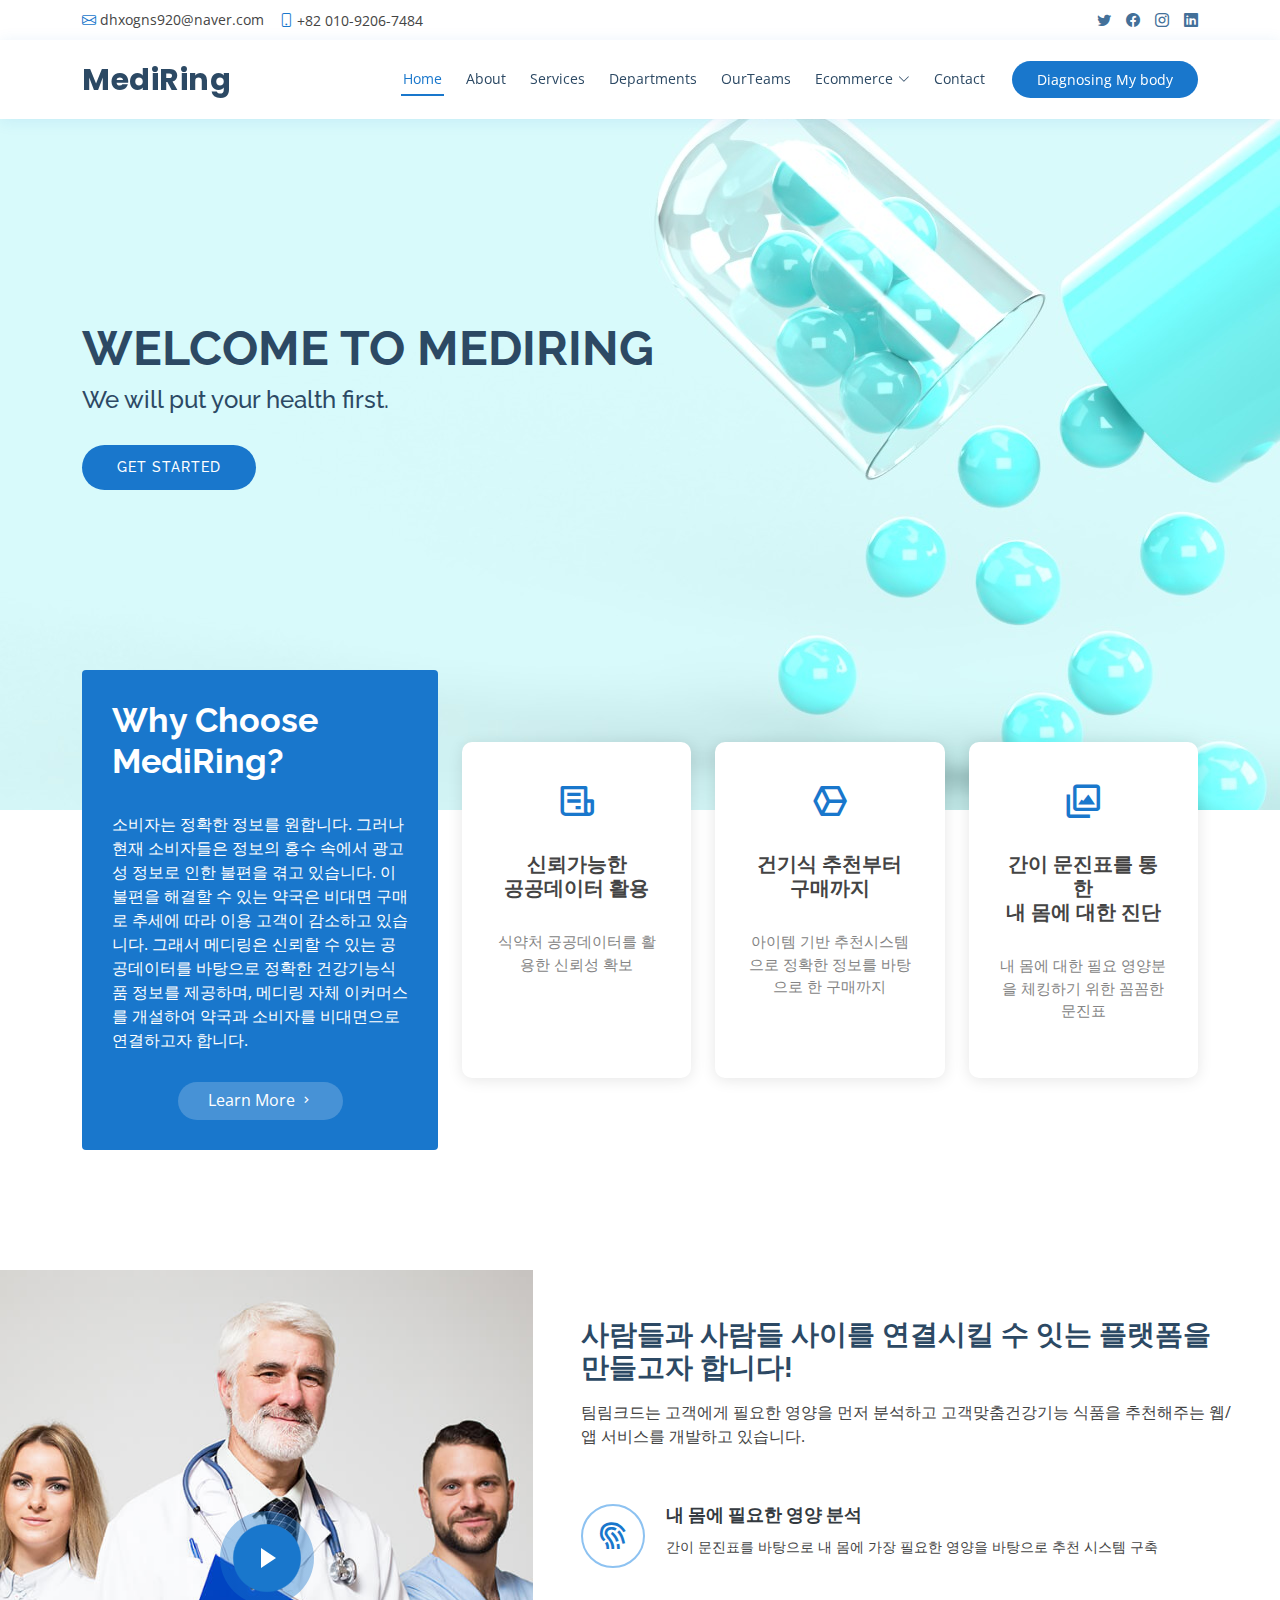
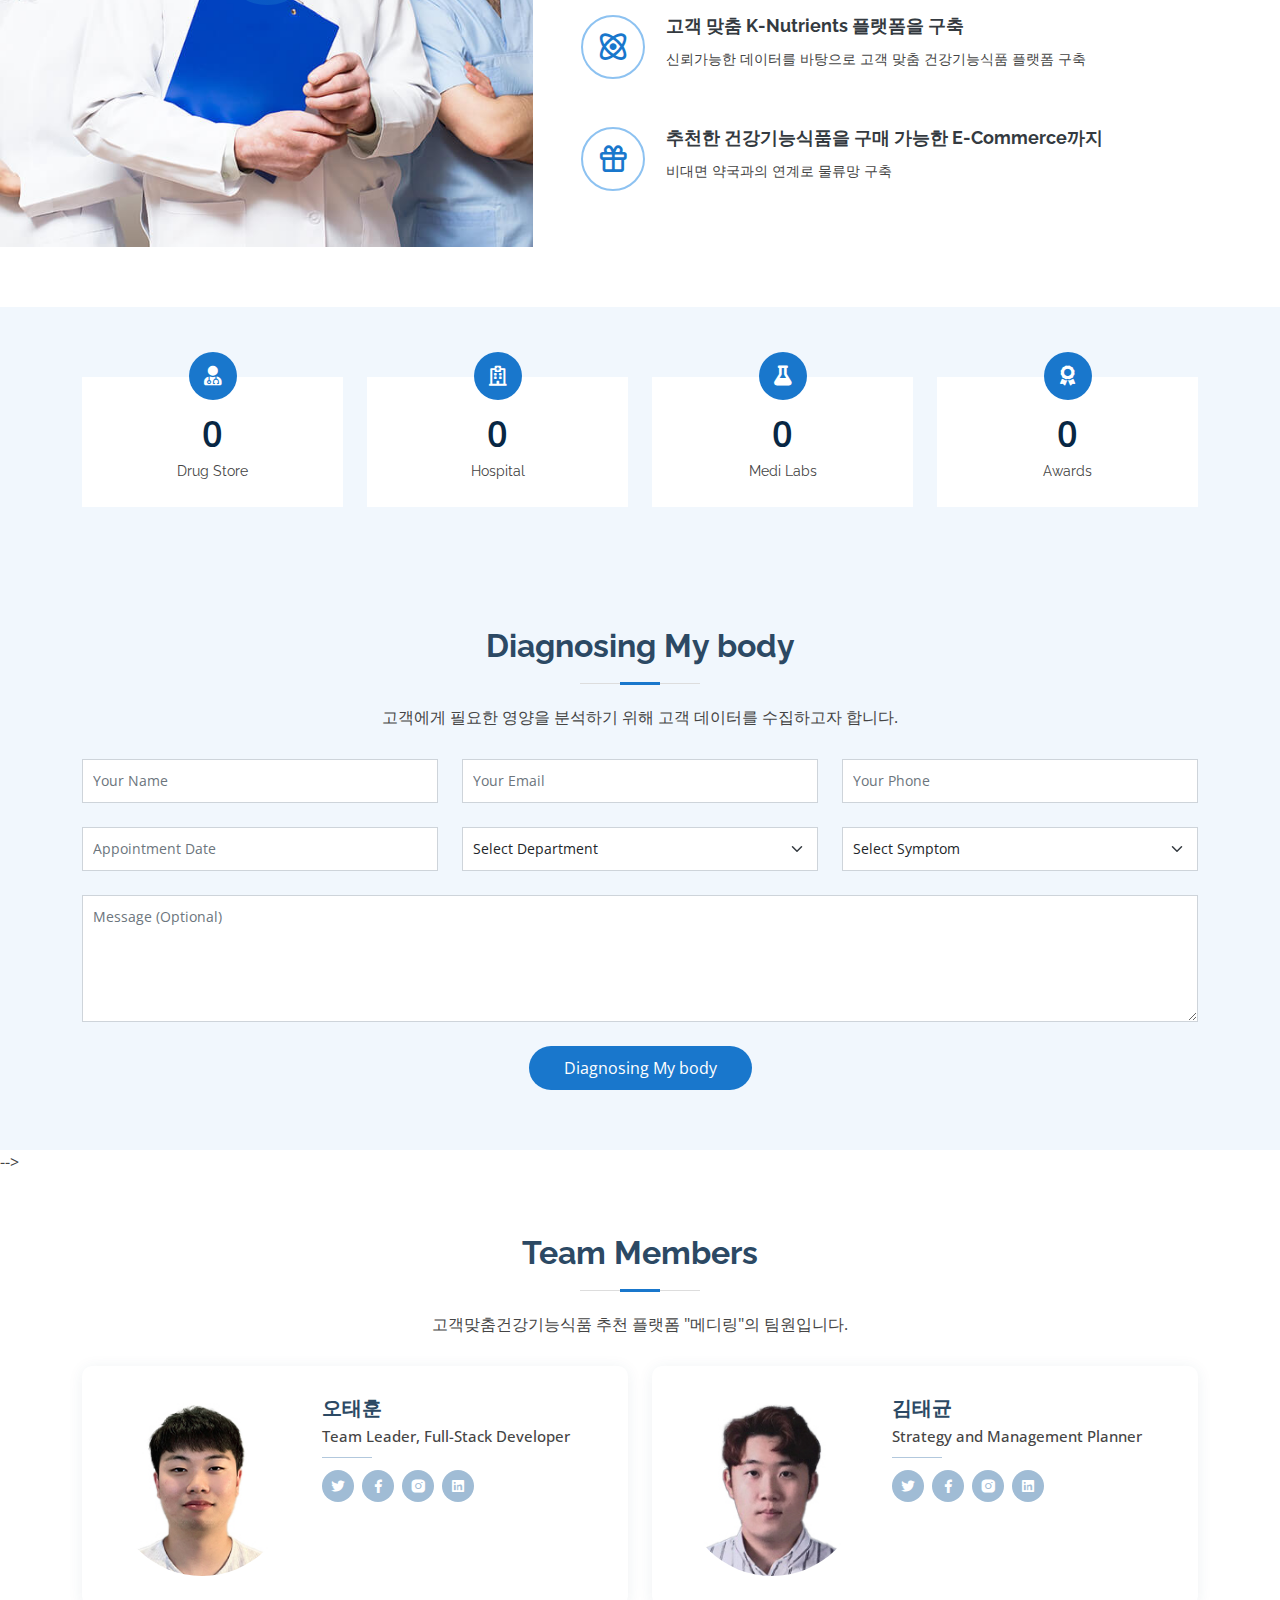
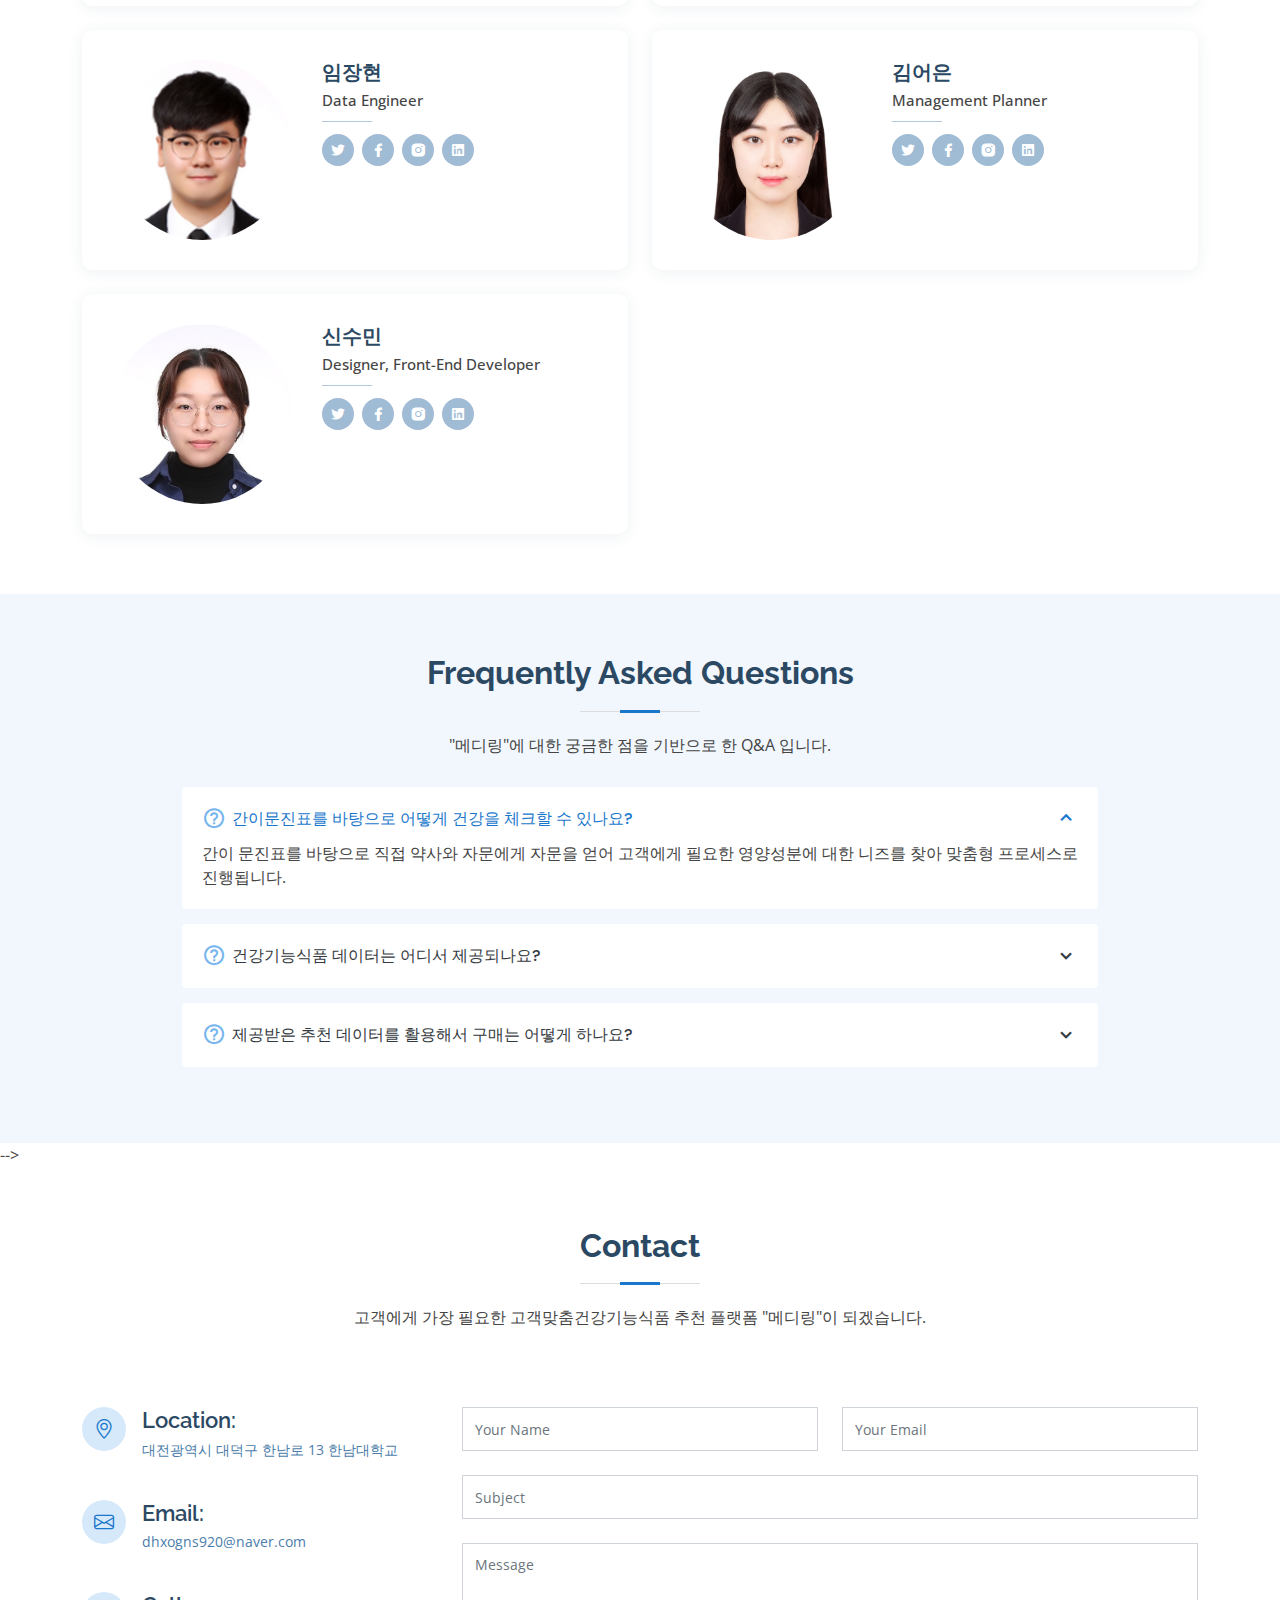
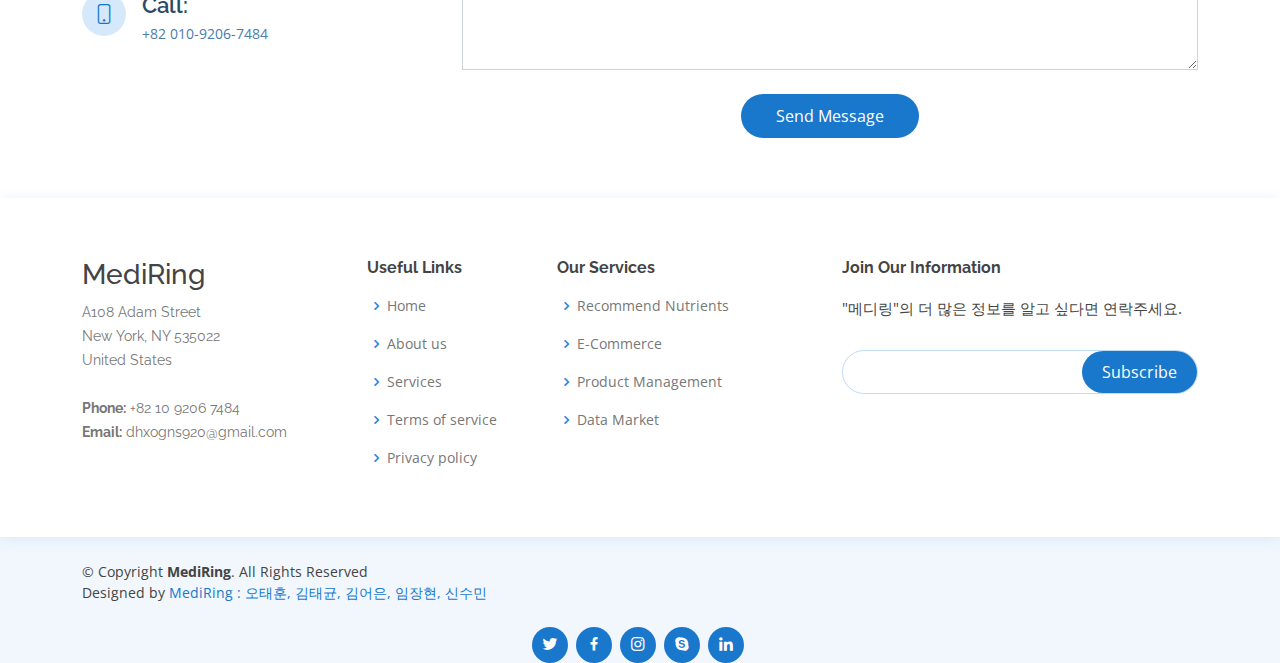
<file: index.html>
<!DOCTYPE html>
<html lang="ko-kr">

<head>
    <meta charset="utf-8">
    <meta content="width=device-width, initial-scale=1.0" name="viewport">

    <title>MediRing</title>
    <meta content="" name="description">
    <meta content="" name="keywords">
    <script type="text/javascript" src="https://openapi.map.naver.com/openapi/v3/maps.js?clientId=YOUR_CLIENT_ID"></script>

    <!-- Favicons -->
    <link href="assets/img/logo_1.png" rel="icon">
    <link href="assets/img/logo_1.png" rel="apple-touch-icon">

    <!-- Google Fonts -->
    <link href="https://fonts.googleapis.com/css?family=Open+Sans:300,300i,400,400i,600,600i,700,700i|Raleway:300,300i,400,400i,500,500i,600,600i,700,700i|Poppins:300,300i,400,400i,500,500i,600,600i,700,700i" rel="stylesheet">

    <!-- Vendor CSS Files -->
    <link href="assets/vendor/fontawesome-free/css/all.min.css" rel="stylesheet">
    <link href="assets/vendor/animate.css/animate.min.css" rel="stylesheet">
    <link href="assets/vendor/bootstrap/css/bootstrap.min.css" rel="stylesheet">
    <link href="assets/vendor/bootstrap-icons/bootstrap-icons.css" rel="stylesheet">
    <link href="assets/vendor/boxicons/css/boxicons.min.css" rel="stylesheet">
    <link href="assets/vendor/glightbox/css/glightbox.min.css" rel="stylesheet">
    <link href="assets/vendor/remixicon/remixicon.css" rel="stylesheet">
    <link href="assets/vendor/swiper/swiper-bundle.min.css" rel="stylesheet">

    <!-- Template Main CSS File -->
    <link href="assets/css/style.css" rel="stylesheet">

</head>

<body>

    <!-- ======= Top Bar ======= -->
    <div id="topbar" class="d-flex align-items-center fixed-top">
        <div class="container d-flex justify-content-between">
            <div class="contact-info d-flex align-items-center">
                <i class="bi bi-envelope"></i> <a href="mailto:contact@example.com">dhxogns920@naver.com</a>
                <i class="bi bi-phone"></i> +82 010-9206-7484
            </div>
            <div class="d-none d-lg-flex social-links align-items-center">
                <a href="#" class="twitter"><i class="bi bi-twitter"></i></a>
                <a href="#" class="facebook"><i class="bi bi-facebook"></i></a>
                <a href="#" class="instagram"><i class="bi bi-instagram"></i></a>
                <a href="#" class="linkedin"><i class="bi bi-linkedin"></i></i></a>
            </div>
        </div>
    </div>

    <!-- ======= Header ======= -->
    <header id="header" class="fixed-top">
        <div class="container d-flex align-items-center">

            <h1 class="logo me-auto"><a href="index.html">MediRing</a></h1>
            <!-- Uncomment below if you prefer to use an image logo -->
            <!-- <a href="index.html" class="logo me-auto"><img src="assets/img/logo_1.png" alt="" class="img-fluid"></a> -->

            <nav id="navbar" class="navbar order-last order-lg-0">
                <ul>
                    <li><a class="nav-link scrollto active" href="#hero">Home</a></li>
                    <li><a class="nav-link scrollto" href="#about">About</a></li>
                    <li><a class="nav-link scrollto" href="#services">Services</a></li>
                    <li><a class="nav-link scrollto" href="#departments">Departments</a></li>
                    <li><a class="nav-link scrollto" href="#doctors">OurTeams</a></li>
                    <li class="dropdown"><a href="#"><span>Ecommerce</span> <i class="bi bi-chevron-down"></i></a>
                        <ul>
                            <li><a href="#">물건 구매하기</a></li>
                            <li class="dropdown"><a href="#"><span>구매 정보</span> <i class="bi bi-chevron-right"></i></a>
                                <ul>
                                    <li><a href="#">구매페이지</a></li>
                                    <li><a href="#">구매내역</a></li>
                                </ul>
                            </li>
                        </ul>
                    </li>
                    <li><a class="nav-link scrollto" href="#contact">Contact</a></li>
                </ul>
                <i class="bi bi-list mobile-nav-toggle"></i>
            </nav>
            <!-- .navbar -->

            <a href="#appointment" class="appointment-btn scrollto"><span class="d-none d-md-inline">Diagnosing</span> My body</a>

        </div>
    </header>
    <!-- End Header -->

    <!-- ======= Hero Section ======= -->
    <section id="hero" class="d-flex align-items-center">
        <div class="container">
            <h1>Welcome to MediRing</h1>
            <h2>We will put your health first.</h2>
            <a href="#about" class="btn-get-started scrollto">Get Started</a>
        </div>
    </section>
    <!-- End Hero -->

    <main id="main">

        <!-- ======= Why Us Section ======= -->
        <section id="why-us" class="why-us">
            <div class="container">

                <div class="row">
                    <div class="col-lg-4 d-flex align-items-stretch">
                        <div class="content">
                            <h3>Why Choose MediRing?</h3>
                            소비자는 정확한 정보를 원합니다. 그러나 현재 소비자들은 정보의 홍수 속에서 광고성 정보로 인한 불편을 겪고 있습니다. 이 불편을 해결할 수 있는 약국은 비대면 구매로 추세에 따라 이용 고객이 감소하고 있습니다. 그래서 메디링은 신뢰할 수 있는 공공데이터를 바탕으로 정확한 건강기능식품 정보를 제공하며, 메디링 자체 이커머스를 개설하여 약국과 소비자를 비대면으로 연결하고자 합니다.
                            </p>
                            <div class="text-center">
                                <a href="#" class="more-btn">Learn More <i class="bx bx-chevron-right"></i></a>
                            </div>
                        </div>
                    </div>
                    <div class="col-lg-8 d-flex align-items-stretch">
                        <div class="icon-boxes d-flex flex-column justify-content-center">
                            <div class="row">
                                <div class="col-xl-4 d-flex align-items-stretch">
                                    <div class="icon-box mt-4 mt-xl-0">
                                        <i class="bx bx-receipt"></i>
                                        <h4>신뢰가능한 </br>공공데이터 활용</h4>
                                        <p>식약처 공공데이터를 활용한 신뢰성 확보</p>
                                    </div>
                                </div>
                                <div class="col-xl-4 d-flex align-items-stretch">
                                    <div class="icon-box mt-4 mt-xl-0">
                                        <i class="bx bx-cube-alt"></i>
                                        <h4>건기식 추천부터 구매까지</h4>
                                        <p>아이템 기반 추천시스템으로 정확한 정보를 바탕으로 한 구매까지</p>
                                    </div>
                                </div>
                                <div class="col-xl-4 d-flex align-items-stretch">
                                    <div class="icon-box mt-4 mt-xl-0">
                                        <i class="bx bx-images"></i>
                                        <h4>간이 문진표를 통한 </br>내 몸에 대한 진단</h4>
                                        <p>내 몸에 대한 필요 영양분을 체킹하기 위한 꼼꼼한 문진표</p>
                                    </div>
                                </div>
                            </div>
                        </div>
                        <!-- End .content-->
                    </div>
                </div>

            </div>
        </section>
        <!-- End Why Us Section -->

        <!-- ======= About Section ======= -->
        <section id="about" class="about">
            <div class="container-fluid">

                <div class="row">
                    <div class="col-xl-5 col-lg-6 video-box d-flex justify-content-center align-items-stretch position-relative">
                        <a href="https://www.youtube.com/watch?v=jDDaplaOz7Q" class="glightbox play-btn mb-4"></a>
                    </div>

                    <div class="col-xl-7 col-lg-6 icon-boxes d-flex flex-column align-items-stretch justify-content-center py-5 px-lg-5">
                        <h3>사람들과 사람들 사이를 연결시킬 수 잇는 플랫폼을 만들고자 합니다!</h3>
                        <p>팀림크드는 고객에게 필요한 영양을 먼저 분석하고 고객맞춤건강기능 식품을 추천해주는 웹/앱 서비스를 개발하고 있습니다.</p>

                        <div class="icon-box">
                            <div class="icon"><i class="bx bx-fingerprint"></i></div>
                            <h4 class="title"><a href="">내 몸에 필요한 영양 분석</a></h4>
                            <p class="description">간이 문진표를 바탕으로 내 몸에 가장 필요한 영양을 바탕으로 추천 시스템 구축</p>
                        </div>

                        <div class="icon-box">
                            <div class="icon"><i class="bx bx-atom"></i></div>
                            <h4 class="title"><a href="">고객 맞춤 K-Nutrients 플랫폼을 구축</a></h4>
                            <p class="description">신뢰가능한 데이터를 바탕으로 고객 맞춤 건강기능식품 플랫폼 구축</p>
                        </div>

                        <div class="icon-box">
                            <div class="icon"><i class="bx bx-gift"></i></div>
                            <h4 class="title"><a href="">추천한 건강기능식품을 구매 가능한 E-Commerce까지</a></h4>
                            <p class="description">비대면 약국과의 연계로 물류망 구축</p>
                        </div>

                    </div>
                </div>

            </div>
        </section>
        <!-- End About Section -->

        <!-- ======= Counts Section ======= -->
        <section id="counts" class="counts">
            <div class="container">

                <div class="row">

                    <div class="col-lg-3 col-md-6">
                        <div class="count-box">
                            <i class="fas fa-user-md"></i>
                            <span data-purecounter-start="0" data-purecounter-end="1" data-purecounter-duration="1" class="purecounter"></span>
                            <p>Drug Store</p>
                        </div>
                    </div>

                    <div class="col-lg-3 col-md-6 mt-5 mt-md-0">
                        <div class="count-box">
                            <i class="far fa-hospital"></i>
                            <span data-purecounter-start="0" data-purecounter-end="1" data-purecounter-duration="1" class="purecounter"></span>
                            <p>Hospital</p>
                        </div>
                    </div>

                    <div class="col-lg-3 col-md-6 mt-5 mt-lg-0">
                        <div class="count-box">
                            <i class="fas fa-flask"></i>
                            <span data-purecounter-start="0" data-purecounter-end="1" data-purecounter-duration="1" class="purecounter"></span>
                            <p>Medi Labs</p>
                        </div>
                    </div>

                    <div class="col-lg-3 col-md-6 mt-5 mt-lg-0">
                        <div class="count-box">
                            <i class="fas fa-award"></i>
                            <span data-purecounter-start="0" data-purecounter-end="2" data-purecounter-duration="1" class="purecounter"></span>
                            <p>Awards</p>
                        </div>
                    </div>

                </div>

            </div>
        </section>
        <!-- End Counts Section -->

        <!-- ======= Services Section ======= -->
        <!-- <section id="services" class="services">
            <div class="container">

                <div class="section-title">
                    <h2>Services</h2>
                    <p>Magnam dolores commodi suscipit. Necessitatibus eius consequatur ex aliquid fuga eum quidem. Sit sint consectetur velit. Quisquam quos quisquam cupiditate. Et nemo qui impedit suscipit alias ea. Quia fugiat sit in iste officiis commodi
                        quidem hic quas.</p>
                </div>

                <div class="row">
                    <div class="col-lg-4 col-md-6 d-flex align-items-stretch">
                        <div class="icon-box">
                            <div class="icon"><i class="fas fa-heartbeat"></i></div>
                            <h4><a href="">Lorem Ipsum</a></h4>
                            <p>Voluptatum deleniti atque corrupti quos dolores et quas molestias excepturi</p>
                        </div>
                    </div>

                    <div class="col-lg-4 col-md-6 d-flex align-items-stretch mt-4 mt-md-0">
                        <div class="icon-box">
                            <div class="icon"><i class="fas fa-pills"></i></div>
                            <h4><a href="">Sed ut perspiciatis</a></h4>
                            <p>Duis aute irure dolor in reprehenderit in voluptate velit esse cillum dolore</p>
                        </div>
                    </div>

                    <div class="col-lg-4 col-md-6 d-flex align-items-stretch mt-4 mt-lg-0">
                        <div class="icon-box">
                            <div class="icon"><i class="fas fa-hospital-user"></i></div>
                            <h4><a href="">Magni Dolores</a></h4>
                            <p>Excepteur sint occaecat cupidatat non proident, sunt in culpa qui officia</p>
                        </div>
                    </div>

                    <div class="col-lg-4 col-md-6 d-flex align-items-stretch mt-4">
                        <div class="icon-box">
                            <div class="icon"><i class="fas fa-dna"></i></div>
                            <h4><a href="">Nemo Enim</a></h4>
                            <p>At vero eos et accusamus et iusto odio dignissimos ducimus qui blanditiis</p>
                        </div>
                    </div>

                    <div class="col-lg-4 col-md-6 d-flex align-items-stretch mt-4">
                        <div class="icon-box">
                            <div class="icon"><i class="fas fa-wheelchair"></i></div>
                            <h4><a href="">Dele cardo</a></h4>
                            <p>Quis consequatur saepe eligendi voluptatem consequatur dolor consequuntur</p>
                        </div>
                    </div>

                    <div class="col-lg-4 col-md-6 d-flex align-items-stretch mt-4">
                        <div class="icon-box">
                            <div class="icon"><i class="fas fa-notes-medical"></i></div>
                            <h4><a href="">Divera don</a></h4>
                            <p>Modi nostrum vel laborum. Porro fugit error sit minus sapiente sit aspernatur</p>
                        </div>
                    </div>

                </div>

            </div>
        </section>
        <!-- End Services Section -->

        <!-- ======= Appointment Section ======= -->
        <section id="appointment" class="appointment section-bg">
            <div class="container">

                <div class="section-title">
                    <h2>Diagnosing My body</h2>
                    <p>고객에게 필요한 영양을 분석하기 위해 고객 데이터를 수집하고자 합니다.</p>
                </div>

                <form action="forms/appointment.php" method="post" role="form" class="php-email-form">
                    <div class="row">
                        <div class="col-md-4 form-group">
                            <input type="text" name="name" class="form-control" id="name" placeholder="Your Name" data-rule="minlen:4" data-msg="Please enter at least 4 chars">
                            <div class="validate"></div>
                        </div>
                        <div class="col-md-4 form-group mt-3 mt-md-0">
                            <input type="email" class="form-control" name="email" id="email" placeholder="Your Email" data-rule="email" data-msg="Please enter a valid email">
                            <div class="validate"></div>
                        </div>
                        <div class="col-md-4 form-group mt-3 mt-md-0">
                            <input type="tel" class="form-control" name="phone" id="phone" placeholder="Your Phone" data-rule="minlen:4" data-msg="Please enter at least 4 chars">
                            <div class="validate"></div>
                        </div>
                    </div>
                    <div class="row">
                        <div class="col-md-4 form-group mt-3">
                            <input type="datetime" name="date" class="form-control datepicker" id="date" placeholder="Appointment Date" data-rule="minlen:4" data-msg="Please enter at least 4 chars">
                            <div class="validate"></div>
                        </div>
                        <div class="col-md-4 form-group mt-3">
                            <select name="department" id="department" class="form-select">
                <option value="">Select Department</option>
                <option value="Department 1">Department 1</option>
                <option value="Department 2">Department 2</option>
                <option value="Department 3">Department 3</option>
              </select>
                            <div class="validate"></div>
                        </div>
                        <div class="col-md-4 form-group mt-3">
                            <select name="doctor" id="doctor" class="form-select">
                <option value="">Select Symptom</option>
                <option value="Doctor 1">1</option>
                <option value="Doctor 2">2</option>
                <option value="Doctor 3">3</option>
              </select>
                            <div class="validate"></div>
                        </div>
                    </div>

                    <div class="form-group mt-3">
                        <textarea class="form-control" name="message" rows="5" placeholder="Message (Optional)"></textarea>
                        <div class="validate"></div>
                    </div>
                    <div class="mb-3">
                        <div class="loading">Loading</div>
                        <div class="error-message"></div>
                        <div class="sent-message">Your appointment request has been sent successfully. Thank you!</div>
                    </div>
                    <div class="text-center"><button type="submit">Diagnosing My body</button></div>
                </form>

            </div>
        </section> -->
        <!-- End Appointment Section -->

        <!-- ======= Departments Section ======= -->
        <!-- <section id="departments" class="departments">
            <div class="container">

                <div class="section-title">
                    <h2>Departments</h2>
                    <p>Magnam dolores commodi suscipit. Necessitatibus eius consequatur ex aliquid fuga eum quidem. Sit sint consectetur velit. Quisquam quos quisquam cupiditate. Et nemo qui impedit suscipit alias ea. Quia fugiat sit in iste officiis commodi
                        quidem hic quas.</p>
                </div>

                <div class="row gy-4">
                    <div class="col-lg-3">
                        <ul class="nav nav-tabs flex-column">
                            <li class="nav-item">
                                <a class="nav-link active show" data-bs-toggle="tab" href="#tab-1">Cardiology</a>
                            </li>
                            <li class="nav-item">
                                <a class="nav-link" data-bs-toggle="tab" href="#tab-2">Neurology</a>
                            </li>
                            <li class="nav-item">
                                <a class="nav-link" data-bs-toggle="tab" href="#tab-3">Hepatology</a>
                            </li>
                            <li class="nav-item">
                                <a class="nav-link" data-bs-toggle="tab" href="#tab-4">Pediatrics</a>
                            </li>
                            <li class="nav-item">
                                <a class="nav-link" data-bs-toggle="tab" href="#tab-5">Eye Care</a>
                            </li>
                        </ul>
                    </div>
                    <div class="col-lg-9">
                        <div class="tab-content">
                            <div class="tab-pane active show" id="tab-1">
                                <div class="row gy-4">
                                    <div class="col-lg-8 details order-2 order-lg-1">
                                        <h3>Cardiology</h3>
                                        <p class="fst-italic">Qui laudantium consequatur laborum sit qui ad sapiente dila parde sonata raqer a videna mareta paulona marka</p>
                                        <p>Et nobis maiores eius. Voluptatibus ut enim blanditiis atque harum sint. Laborum eos ipsum ipsa odit magni. Incidunt hic ut molestiae aut qui. Est repellat minima eveniet eius et quis magni nihil. Consequatur dolorem
                                            quaerat quos qui similique accusamus nostrum rem vero</p>
                                    </div>
                                    <div class="col-lg-4 text-center order-1 order-lg-2">
                                        <img src="assets/img/departments-1.jpg" alt="" class="img-fluid">
                                    </div>
                                </div>
                            </div>
                            <div class="tab-pane" id="tab-2">
                                <div class="row gy-4">
                                    <div class="col-lg-8 details order-2 order-lg-1">
                                        <h3>Et blanditiis nemo veritatis excepturi</h3>
                                        <p class="fst-italic">Qui laudantium consequatur laborum sit qui ad sapiente dila parde sonata raqer a videna mareta paulona marka</p>
                                        <p>Ea ipsum voluptatem consequatur quis est. Illum error ullam omnis quia et reiciendis sunt sunt est. Non aliquid repellendus itaque accusamus eius et velit ipsa voluptates. Optio nesciunt eaque beatae accusamus lerode
                                            pakto madirna desera vafle de nideran pal</p>
                                    </div>
                                    <div class="col-lg-4 text-center order-1 order-lg-2">
                                        <img src="assets/img/departments-2.jpg" alt="" class="img-fluid">
                                    </div>
                                </div>
                            </div>
                            <div class="tab-pane" id="tab-3">
                                <div class="row gy-4">
                                    <div class="col-lg-8 details order-2 order-lg-1">
                                        <h3>Impedit facilis occaecati odio neque aperiam sit</h3>
                                        <p class="fst-italic">Eos voluptatibus quo. Odio similique illum id quidem non enim fuga. Qui natus non sunt dicta dolor et. In asperiores velit quaerat perferendis aut</p>
                                        <p>Iure officiis odit rerum. Harum sequi eum illum corrupti culpa veritatis quisquam. Neque necessitatibus illo rerum eum ut. Commodi ipsam minima molestiae sed laboriosam a iste odio. Earum odit nesciunt fugiat sit
                                            ullam. Soluta et harum voluptatem optio quae</p>
                                    </div>
                                    <div class="col-lg-4 text-center order-1 order-lg-2">
                                        <img src="assets/img/departments-3.jpg" alt="" class="img-fluid">
                                    </div>
                                </div>
                            </div>
                            <div class="tab-pane" id="tab-4">
                                <div class="row gy-4">
                                    <div class="col-lg-8 details order-2 order-lg-1">
                                        <h3>Fuga dolores inventore laboriosam ut est accusamus laboriosam dolore</h3>
                                        <p class="fst-italic">Totam aperiam accusamus. Repellat consequuntur iure voluptas iure porro quis delectus</p>
                                        <p>Eaque consequuntur consequuntur libero expedita in voluptas. Nostrum ipsam necessitatibus aliquam fugiat debitis quis velit. Eum ex maxime error in consequatur corporis atque. Eligendi asperiores sed qui veritatis
                                            aperiam quia a laborum inventore</p>
                                    </div>
                                    <div class="col-lg-4 text-center order-1 order-lg-2">
                                        <img src="assets/img/departments-4.jpg" alt="" class="img-fluid">
                                    </div>
                                </div>
                            </div>
                            <div class="tab-pane" id="tab-5">
                                <div class="row gy-4">
                                    <div class="col-lg-8 details order-2 order-lg-1">
                                        <h3>Est eveniet ipsam sindera pad rone matrelat sando reda</h3>
                                        <p class="fst-italic">Omnis blanditiis saepe eos autem qui sunt debitis porro quia.</p>
                                        <p>Exercitationem nostrum omnis. Ut reiciendis repudiandae minus. Omnis recusandae ut non quam ut quod eius qui. Ipsum quia odit vero atque qui quibusdam amet. Occaecati sed est sint aut vitae molestiae voluptate vel</p>
                                    </div>
                                    <div class="col-lg-4 text-center order-1 order-lg-2">
                                        <img src="assets/img/departments-5.jpg" alt="" class="img-fluid">
                                    </div>
                                </div>
                            </div>
                        </div>
                    </div>
                </div>

            </div>
        </section> -->
        <!-- End Departments Section -->

        <!-- ======= Doctors Section ======= -->
        <section id="doctors" class="doctors">
            <div class="container">

                <div class="section-title">
                    <h2>Team Members</h2>
                    <p>고객맞춤건강기능식품 추천 플랫폼 "메디링"의 팀원입니다.</p>
                </div>

                <div class="row">

                    <div class="col-lg-6">
                        <div class="member d-flex align-items-start">
                            <div class="pic"><img src="assets/img/1-1.jpg" class="img-fluid" alt=""></div>
                            <div class="member-info">
                                <h4>오태훈</h4>
                                <span>Team Leader, Full-Stack Developer</span>
                                <div class="social">
                                    <a href=""><i class="ri-twitter-fill"></i></a>
                                    <a href=""><i class="ri-facebook-fill"></i></a>
                                    <a href=""><i class="ri-instagram-fill"></i></a>
                                    <a href=""> <i class="ri-linkedin-box-fill"></i> </a>
                                </div>
                            </div>
                        </div>
                    </div>

                    <div class="col-lg-6 mt-4 mt-lg-0">
                        <div class="member d-flex align-items-start">
                            <div class="pic"><img src="assets/img/2-2.jpg" class="img-fluid" alt=""></div>
                            <div class="member-info">
                                <h4>김태균</h4>
                                <span>Strategy and Management Planner</span>
                                <div class="social">
                                    <a href=""><i class="ri-twitter-fill"></i></a>
                                    <a href=""><i class="ri-facebook-fill"></i></a>
                                    <a href=""><i class="ri-instagram-fill"></i></a>
                                    <a href=""> <i class="ri-linkedin-box-fill"></i> </a>
                                </div>
                            </div>
                        </div>
                    </div>

                    <div class="col-lg-6 mt-4">
                        <div class="member d-flex align-items-start">
                            <div class="pic"><img src="assets/img/3-3.jpg" class="img-fluid" alt=""></div>
                            <div class="member-info">
                                <h4>임장현</h4>
                                <span>Data Engineer</span>
                                <div class="social">
                                    <a href=""><i class="ri-twitter-fill"></i></a>
                                    <a href=""><i class="ri-facebook-fill"></i></a>
                                    <a href=""><i class="ri-instagram-fill"></i></a>
                                    <a href=""> <i class="ri-linkedin-box-fill"></i> </a>
                                </div>
                            </div>
                        </div>
                    </div>

                    <div class="col-lg-6 mt-4">
                        <div class="member d-flex align-items-start">
                            <div class="pic"><img src="assets/img/2.jpg" class="img-fluid" alt=""></div>
                            <div class="member-info">
                                <h4>김어은</h4>
                                <span>Management Planner</span>
                                <div class="social">
                                    <a href=""><i class="ri-twitter-fill"></i></a>
                                    <a href=""><i class="ri-facebook-fill"></i></a>
                                    <a href=""><i class="ri-instagram-fill"></i></a>
                                    <a href=""> <i class="ri-linkedin-box-fill"></i> </a>
                                </div>
                            </div>
                        </div>
                    </div>

                    <div class="col-lg-6 mt-4">
                        <div class="member d-flex align-items-start">
                            <div class="pic"><img src="assets/img/5.jpg" class="img-fluid" alt=""></div>
                            <div class="member-info">
                                <h4>신수민</h4>
                                <span>Designer, Front-End Developer</span>
                                <div class="social">
                                    <a href=""><i class="ri-twitter-fill"></i></a>
                                    <a href=""><i class="ri-facebook-fill"></i></a>
                                    <a href=""><i class="ri-instagram-fill"></i></a>
                                    <a href=""> <i class="ri-linkedin-box-fill"></i> </a>
                                </div>
                            </div>
                        </div>
                    </div>

                </div>

            </div>
        </section>
        <!-- End Doctors Section -->

        <!-- ======= Frequently Asked Questions Section ======= -->
        <section id="faq" class="faq section-bg">
            <div class="container">

                <div class="section-title">
                    <h2>Frequently Asked Questions</h2>
                    <p>"메디링"에 대한 궁금한 점을 기반으로 한 Q&A 입니다.</p>
                </div>

                <div class="faq-list">
                    <ul>
                        <li data-aos="fade-up">
                            <i class="bx bx-help-circle icon-help"></i> <a data-bs-toggle="collapse" class="collapse" data-bs-target="#faq-list-1">간이문진표를 바탕으로 어떻게 건강을 체크할 수 있나요? <i class="bx bx-chevron-down icon-show"></i><i class="bx bx-chevron-up icon-close"></i></a>
                            <div id="faq-list-1" class="collapse show" data-bs-parent=".faq-list">
                                <p>
                                    간이 문진표를 바탕으로 직접 약사와 자문에게 자문을 얻어 고객에게 필요한 영양성분에 대한 니즈를 찾아 맞춤형 프로세스로 진행됩니다.
                                </p>
                            </div>
                        </li>

                        <li data-aos="fade-up" data-aos-delay="100">
                            <i class="bx bx-help-circle icon-help"></i> <a data-bs-toggle="collapse" data-bs-target="#faq-list-2" class="collapsed">건강기능식품 데이터는 어디서 제공되나요? <i class="bx bx-chevron-down icon-show"></i><i class="bx bx-chevron-up icon-close"></i></a>
                            <div id="faq-list-2" class="collapse" data-bs-parent=".faq-list">
                                <p>
                                    식품의약품안전처와 공공데이터포털에서 제공받은 데이터를 바탕으로 활용하는 것이므로 신뢰성이 높습니다.
                                </p>
                            </div>
                        </li>

                        <li data-aos="fade-up" data-aos-delay="200">
                            <i class="bx bx-help-circle icon-help"></i> <a data-bs-toggle="collapse" data-bs-target="#faq-list-3" class="collapsed">제공받은 추천 데이터를 활용해서 구매는 어떻게 하나요?<i class="bx bx-chevron-down icon-show"></i><i class="bx bx-chevron-up icon-close"></i></a>
                            <div id="faq-list-3" class="collapse" data-bs-parent=".faq-list">
                                <p>
                                    추천 데이터를 활용해서 내게 맞는 영양제는 "메디링" 자체 E-Commerce 및 비대면 약국 물류시스템을 활용해도 됩니다.
                                </p>
                            </div>
                        </li>
                    </ul>
                </div>

            </div>
        </section>
        <!-- End Frequently Asked Questions Section -->

        <!-- ======= Testimonials Section ======= -->

        <!-- End testimonial item -->

        <!-- <div class="swiper-slide">
            <div class="testimonial-wrap">
                <div class="testimonial-item">
                    <img src="assets/img/testimonials/testimonials-4.jpg" class="testimonial-img" alt="">
                    <h3>Matt Brandon</h3>
                    <h4>Freelancer</h4>
                    <p>
                        <i class="bx bxs-quote-alt-left quote-icon-left"></i> Fugiat enim eram quae cillum dolore dolor amet nulla culpa multos export minim fugiat minim velit minim dolor enim duis veniam ipsum anim magna sunt elit fore quem dolore labore
                        illum veniam.
                        <i class="bx bxs-quote-alt-right quote-icon-right"></i>
                    </p>
                </div>
            </div>
        </div> -->
        <!-- End testimonial item -->

        <!-- <div class="swiper-slide">
            <div class="testimonial-wrap">
                <div class="testimonial-item">
                    <img src="assets/img/testimonials/testimonials-5.jpg" class="testimonial-img" alt="">
                    <h3>John Larson</h3>
                    <h4>Entrepreneur</h4>
                    <p>
                        <i class="bx bxs-quote-alt-left quote-icon-left"></i> Quis quorum aliqua sint quem legam fore sunt eram irure aliqua veniam tempor noster veniam enim culpa labore duis sunt culpa nulla illum cillum fugiat legam esse veniam culpa
                        fore nisi cillum quid.
                        <i class="bx bxs-quote-alt-right quote-icon-right"></i>
                    </p>
                </div>
            </div>
        </div>
        <!-- End testimonial item -->

        </div>
        <div class="swiper-pagination"></div>
        </div>

        </div>
        </section> -->
        <!-- End Testimonials Section -->

        <!-- ======= Gallery Section ======= -->
        <!-- <section id="gallery" class="gallery">
            <div class="container">

                <div class="section-title">
                    <h2>Gallery</h2>
                    <p>Magnam dolores commodi suscipit. Necessitatibus eius consequatur ex aliquid fuga eum quidem. Sit sint consectetur velit. Quisquam quos quisquam cupiditate. Et nemo qui impedit suscipit alias ea. Quia fugiat sit in iste officiis commodi
                        quidem hic quas.</p>
                </div>
            </div>

            <div class="container-fluid">
                <div class="row g-0">

                    <div class="col-lg-3 col-md-4">
                        <div class="gallery-item">
                            <a href="assets/img/gallery/gallery-1.jpg" class="galelry-lightbox">
                                <img src="assets/img/gallery/gallery-1.jpg" alt="" class="img-fluid">
                            </a>
                        </div>
                    </div>

                    <div class="col-lg-3 col-md-4">
                        <div class="gallery-item">
                            <a href="assets/img/gallery/gallery-2.jpg" class="galelry-lightbox">
                                <img src="assets/img/gallery/gallery-2.jpg" alt="" class="img-fluid">
                            </a>
                        </div>
                    </div>

                    <div class="col-lg-3 col-md-4">
                        <div class="gallery-item">
                            <a href="assets/img/gallery/gallery-3.jpg" class="galelry-lightbox">
                                <img src="assets/img/gallery/gallery-3.jpg" alt="" class="img-fluid">
                            </a>
                        </div>
                    </div>

                    <div class="col-lg-3 col-md-4">
                        <div class="gallery-item">
                            <a href="assets/img/gallery/gallery-4.jpg" class="galelry-lightbox">
                                <img src="assets/img/gallery/gallery-4.jpg" alt="" class="img-fluid">
                            </a>
                        </div>
                    </div>

                    <div class="col-lg-3 col-md-4">
                        <div class="gallery-item">
                            <a href="assets/img/gallery/gallery-5.jpg" class="galelry-lightbox">
                                <img src="assets/img/gallery/gallery-5.jpg" alt="" class="img-fluid">
                            </a>
                        </div>
                    </div>

                    <div class="col-lg-3 col-md-4">
                        <div class="gallery-item">
                            <a href="assets/img/gallery/gallery-6.jpg" class="galelry-lightbox">
                                <img src="assets/img/gallery/gallery-6.jpg" alt="" class="img-fluid">
                            </a>
                        </div>
                    </div>

                    <div class="col-lg-3 col-md-4">
                        <div class="gallery-item">
                            <a href="assets/img/gallery/gallery-7.jpg" class="galelry-lightbox">
                                <img src="assets/img/gallery/gallery-7.jpg" alt="" class="img-fluid">
                            </a>
                        </div>
                    </div>

                    <div class="col-lg-3 col-md-4">
                        <div class="gallery-item">
                            <a href="assets/img/gallery/gallery-8.jpg" class="galelry-lightbox">
                                <img src="assets/img/gallery/gallery-8.jpg" alt="" class="img-fluid">
                            </a>
                        </div>
                    </div>

                </div>

            </div>
        </section> -->
        <!-- End Gallery Section -->

        <!-- ======= Contact Section ======= -->
        <section id="contact" class="contact">
            <div class="container">

                <div class="section-title">
                    <h2>Contact</h2>
                    <p>고객에게 가장 필요한 고객맞춤건강기능식품 추천 플랫폼 "메디링"이 되겠습니다.</p>
                </div>
            </div>

            <div class="container">
                <div class="row mt-5">

                    <div class="col-lg-4">
                        <div class="info">
                            <div class="address">
                                <i class="bi bi-geo-alt"></i>
                                <h4>Location:</h4>
                                <p>대전광역시 대덕구 한남로 13 한남대학교</p>
                            </div>

                            <div class="email">
                                <i class="bi bi-envelope"></i>
                                <h4>Email:</h4>
                                <p>dhxogns920@naver.com</p>
                            </div>

                            <div class="phone">
                                <i class="bi bi-phone"></i>
                                <h4>Call:</h4>
                                <p>+82 010-9206-7484</p>
                            </div>

                        </div>

                    </div>

                    <div class="col-lg-8 mt-5 mt-lg-0">

                        <form action="forms/contact.php" method="post" role="form" class="php-email-form">
                            <div class="row">
                                <div class="col-md-6 form-group">
                                    <input type="text" name="name" class="form-control" id="name" placeholder="Your Name" required>
                                </div>
                                <div class="col-md-6 form-group mt-3 mt-md-0">
                                    <input type="email" class="form-control" name="email" id="email" placeholder="Your Email" required>
                                </div>
                            </div>
                            <div class="form-group mt-3">
                                <input type="text" class="form-control" name="subject" id="subject" placeholder="Subject" required>
                            </div>
                            <div class="form-group mt-3">
                                <textarea class="form-control" name="message" rows="5" placeholder="Message" required></textarea>
                            </div>
                            <div class="my-3">
                                <div class="loading">Loading</div>
                                <div class="error-message"></div>
                                <div class="sent-message">Your message has been sent. Thank you!</div>
                            </div>
                            <div class="text-center"><button type="submit">Send Message</button></div>
                        </form>

                    </div>

                </div>

            </div>
        </section>
        <!-- End Contact Section -->

    </main>
    <!-- End #main -->

    <!-- ======= Footer ======= -->
    <footer id="footer">

        <div class="footer-top">
            <div class="container">
                <div class="row">

                    <div class="col-lg-3 col-md-6 footer-contact">
                        <h3>MediRing</h3>
                        <p>
                            A108 Adam Street <br> New York, NY 535022<br> United States <br><br>
                            <strong>Phone:</strong> +82 10 9206 7484<br>
                            <strong>Email:</strong> dhxogns920@gmail.com<br>
                        </p>
                    </div>

                    <div class="col-lg-2 col-md-6 footer-links">
                        <h4>Useful Links</h4>
                        <ul>
                            <li><i class="bx bx-chevron-right"></i> <a href="#">Home</a></li>
                            <li><i class="bx bx-chevron-right"></i> <a href="#">About us</a></li>
                            <li><i class="bx bx-chevron-right"></i> <a href="#">Services</a></li>
                            <li><i class="bx bx-chevron-right"></i> <a href="#">Terms of service</a></li>
                            <li><i class="bx bx-chevron-right"></i> <a href="#">Privacy policy</a></li>
                        </ul>
                    </div>

                    <div class="col-lg-3 col-md-6 footer-links">
                        <h4>Our Services</h4>
                        <ul>
                            <li><i class="bx bx-chevron-right"></i> <a href="#">Recommend Nutrients</a></li>
                            <li><i class="bx bx-chevron-right"></i> <a href="#">E-Commerce</a></li>
                            <li><i class="bx bx-chevron-right"></i> <a href="#">Product Management</a></li>
                            <li><i class="bx bx-chevron-right"></i> <a href="#">Data Market</a></li>
                        </ul>
                    </div>

                    <div class="col-lg-4 col-md-6 footer-newsletter">
                        <h4>Join Our Information</h4>
                        <p>"메디링"의 더 많은 정보를 알고 싶다면 연락주세요.</p>
                        <form action="" method="post">
                            <input type="email" name="email"><input type="submit" value="Subscribe">
                        </form>
                    </div>

                </div>
            </div>
        </div>

        <div class="container d-md-flex py-4">

            <div class="me-md-auto text-center text-md-start">
                <div class="copyright">
                    &copy; Copyright <strong><span>MediRing</span></strong>. All Rights Reserved
                </div>
                Designed by <a href="http://hnu.kr/kor/main/">MediRing : 오태훈, 김태균, 김어은, 임장현, 신수민</a>
            </div>
        </div>
        <div class="social-links text-center text-md-right pt-3 pt-md-0">
            <a href="#" class="twitter"><i class="bx bxl-twitter"></i></a>
            <a href="#" class="facebook"><i class="bx bxl-facebook"></i></a>
            <a href="#" class="instagram"><i class="bx bxl-instagram"></i></a>
            <a href="#" class="google-plus"><i class="bx bxl-skype"></i></a>
            <a href="#" class="linkedin"><i class="bx bxl-linkedin"></i></a>
        </div>
        </div>
    </footer>
    <!-- End Footer -->

    <div id="preloader"></div>
    <a href="#" class="back-to-top d-flex align-items-center justify-content-center"><i class="bi bi-arrow-up-short"></i></a>

    <!-- Vendor JS Files -->
    <script src="assets/vendor/purecounter/purecounter.js"></script>
    <script src="assets/vendor/bootstrap/js/bootstrap.bundle.min.js"></script>
    <script src="assets/vendor/glightbox/js/glightbox.min.js"></script>
    <script src="assets/vendor/swiper/swiper-bundle.min.js"></script>
    <script src="assets/vendor/php-email-form/validate.js"></script>

    <!-- Template Main JS File -->
    <script src="assets/js/main.js"></script>

</body>

</html>
</file>
<file: assets/css/style.css>
/**
* Template Name: Medilab - v4.7.1
* Template URL: https://bootstrapmade.com/medilab-free-medical-bootstrap-theme/
* Author: BootstrapMade.com
* License: https://bootstrapmade.com/license/
*/


/*--------------------------------------------------------------
# General
--------------------------------------------------------------*/

body {
    font-family: "Open Sans", sans-serif;
    color: #444444;
}

a {
    color: #1977cc;
    text-decoration: none;
}

a:hover {
    color: #3291e6;
    text-decoration: none;
}

h1,
h2,
h3,
h4,
h5,
h6 {
    font-family: "Raleway", sans-serif;
}


/*--------------------------------------------------------------
# Preloader
--------------------------------------------------------------*/

#preloader {
    position: fixed;
    top: 0;
    left: 0;
    right: 0;
    bottom: 0;
    z-index: 9999;
    overflow: hidden;
    background: #fff;
}

#preloader:before {
    content: "";
    position: fixed;
    top: calc(50% - 30px);
    left: calc(50% - 30px);
    border: 6px solid #1977cc;
    border-top-color: #d1e6f9;
    border-radius: 50%;
    width: 60px;
    height: 60px;
    -webkit-animation: animate-preloader 1s linear infinite;
    animation: animate-preloader 1s linear infinite;
}

@-webkit-keyframes animate-preloader {
    0% {
        transform: rotate(0deg);
    }
    100% {
        transform: rotate(360deg);
    }
}

@keyframes animate-preloader {
    0% {
        transform: rotate(0deg);
    }
    100% {
        transform: rotate(360deg);
    }
}


/*--------------------------------------------------------------
# Back to top button
--------------------------------------------------------------*/

.back-to-top {
    position: fixed;
    visibility: hidden;
    opacity: 0;
    right: 15px;
    bottom: 15px;
    z-index: 996;
    background: #1977cc;
    width: 40px;
    height: 40px;
    border-radius: 4px;
    transition: all 0.4s;
}

.back-to-top i {
    font-size: 28px;
    color: #fff;
    line-height: 0;
}

.back-to-top:hover {
    background: #298ce5;
    color: #fff;
}

.back-to-top.active {
    visibility: visible;
    opacity: 1;
}

.datepicker-dropdown {
    padding: 20px !important;
}


/*--------------------------------------------------------------
# Top Bar
--------------------------------------------------------------*/

#topbar {
    background: #fff;
    height: 40px;
    font-size: 14px;
    transition: all 0.5s;
    z-index: 996;
}

#topbar.topbar-scrolled {
    top: -40px;
}

#topbar .contact-info a {
    line-height: 1;
    color: #444444;
    transition: 0.3s;
}

#topbar .contact-info a:hover {
    color: #1977cc;
}

#topbar .contact-info i {
    color: #1977cc;
    padding-right: 4px;
    margin-left: 15px;
    line-height: 0;
}

#topbar .contact-info i:first-child {
    margin-left: 0;
}

#topbar .social-links a {
    color: #437099;
    padding-left: 15px;
    display: inline-block;
    line-height: 1px;
    transition: 0.3s;
}

#topbar .social-links a:hover {
    color: #1977cc;
}

#topbar .social-links a:first-child {
    border-left: 0;
}


/*--------------------------------------------------------------
# Header
--------------------------------------------------------------*/

#header {
    background: #fff;
    transition: all 0.5s;
    z-index: 997;
    padding: 15px 0;
    top: 40px;
    box-shadow: 0px 2px 15px rgba(25, 119, 204, 0.1);
}

#header.header-scrolled {
    top: 0;
}

#header .logo {
    font-size: 30px;
    margin: 0;
    padding: 0;
    line-height: 1;
    font-weight: 700;
    letter-spacing: 0.5px;
    font-family: "Poppins", sans-serif;
}

#header .logo a {
    color: #2c4964;
}

#header .logo img {
    max-height: 100px;
    max-width: 100px;
}


/**
* Appointment Button *
*/

.appointment-btn {
    margin-left: 25px;
    background: #1977cc;
    color: #fff;
    border-radius: 50px;
    padding: 8px 25px;
    white-space: nowrap;
    transition: 0.3s;
    font-size: 14px;
    display: inline-block;
}

.appointment-btn:hover {
    background: #166ab5;
    color: #fff;
}

@media (max-width: 768px) {
    .appointment-btn {
        margin: 0 15px 0 0;
        padding: 6px 18px;
    }
}


/*--------------------------------------------------------------
# Navigation Menu
--------------------------------------------------------------*/


/**
* Desktop Navigation 
*/

.navbar {
    padding: 0;
}

.navbar ul {
    margin: 0;
    padding: 0;
    display: flex;
    list-style: none;
    align-items: center;
}

.navbar li {
    position: relative;
}

.navbar>ul>li {
    position: relative;
    white-space: nowrap;
    padding: 8px 0 8px 20px;
}

.navbar a,
.navbar a:focus {
    display: flex;
    align-items: center;
    justify-content: space-between;
    font-size: 14px;
    color: #2c4964;
    white-space: nowrap;
    transition: 0.3s;
    border-bottom: 2px solid #fff;
    padding: 5px 2px;
}

.navbar a i,
.navbar a:focus i {
    font-size: 12px;
    line-height: 0;
    margin-left: 5px;
}

.navbar a:hover,
.navbar .active,
.navbar .active:focus,
.navbar li:hover>a {
    color: #1977cc;
    border-color: #1977cc;
}

.navbar .dropdown ul {
    display: block;
    position: absolute;
    left: 20px;
    top: calc(100% + 30px);
    margin: 0;
    padding: 10px 0;
    z-index: 99;
    opacity: 0;
    visibility: hidden;
    background: #fff;
    box-shadow: 0px 0px 30px rgba(127, 137, 161, 0.25);
    transition: 0.3s;
}

.navbar .dropdown ul li {
    min-width: 200px;
}

.navbar .dropdown ul a {
    padding: 10px 20px;
    font-size: 14px;
    font-weight: 500;
    text-transform: none;
    color: #082744;
    border: none;
}

.navbar .dropdown ul a i {
    font-size: 12px;
}

.navbar .dropdown ul a:hover,
.navbar .dropdown ul .active:hover,
.navbar .dropdown ul li:hover>a {
    color: #1977cc;
}

.navbar .dropdown:hover>ul {
    opacity: 1;
    top: 100%;
    visibility: visible;
}

.navbar .dropdown .dropdown ul {
    top: 0;
    left: calc(100% - 30px);
    visibility: hidden;
}

.navbar .dropdown .dropdown:hover>ul {
    opacity: 1;
    top: 0;
    left: 100%;
    visibility: visible;
}

@media (max-width: 1366px) {
    .navbar .dropdown .dropdown ul {
        left: -90%;
    }
    .navbar .dropdown .dropdown:hover>ul {
        left: -100%;
    }
}


/**
* Mobile Navigation 
*/

.mobile-nav-toggle {
    color: #2c4964;
    font-size: 28px;
    cursor: pointer;
    display: none;
    line-height: 0;
    transition: 0.5s;
}

.mobile-nav-toggle.bi-x {
    color: #fff;
}

@media (max-width: 991px) {
    .mobile-nav-toggle {
        display: block;
    }
    .navbar ul {
        display: none;
    }
}

.navbar-mobile {
    position: fixed;
    overflow: hidden;
    top: 0;
    right: 0;
    left: 0;
    bottom: 0;
    background: rgba(28, 47, 65, 0.9);
    transition: 0.3s;
    z-index: 999;
}

.navbar-mobile .mobile-nav-toggle {
    position: absolute;
    top: 15px;
    right: 15px;
}

.navbar-mobile ul {
    display: block;
    position: absolute;
    top: 55px;
    right: 15px;
    bottom: 15px;
    left: 15px;
    padding: 10px 0;
    background-color: #fff;
    overflow-y: auto;
    transition: 0.3s;
}

.navbar-mobile>ul>li {
    padding: 0;
}

.navbar-mobile a,
.navbar-mobile a:focus {
    padding: 10px 20px;
    font-size: 15px;
    color: #2c4964;
    border: none;
}

.navbar-mobile a:hover,
.navbar-mobile .active,
.navbar-mobile li:hover>a {
    color: #1977cc;
}

.navbar-mobile .getstarted,
.navbar-mobile .getstarted:focus {
    margin: 15px;
}

.navbar-mobile .dropdown ul {
    position: static;
    display: none;
    margin: 10px 20px;
    padding: 10px 0;
    z-index: 99;
    opacity: 1;
    visibility: visible;
    background: #fff;
    box-shadow: 0px 0px 30px rgba(127, 137, 161, 0.25);
}

.navbar-mobile .dropdown ul li {
    min-width: 200px;
}

.navbar-mobile .dropdown ul a {
    padding: 10px 20px;
}

.navbar-mobile .dropdown ul a i {
    font-size: 12px;
}

.navbar-mobile .dropdown ul a:hover,
.navbar-mobile .dropdown ul .active:hover,
.navbar-mobile .dropdown ul li:hover>a {
    color: #1977cc;
}

.navbar-mobile .dropdown>.dropdown-active {
    display: block;
}


/*--------------------------------------------------------------
# Hero Section
--------------------------------------------------------------*/

#hero {
    width: 100%;
    height: 90vh;
    background: url("../img/medi-bd.jpg") top center;
    background-size: cover;
    margin-bottom: -200px;
}

#hero .container {
    position: relative;
}

#hero h1 {
    margin: 0;
    font-size: 48px;
    font-weight: 700;
    line-height: 56px;
    text-transform: uppercase;
    color: #2c4964;
}

#hero h2 {
    color: #2c4964;
    margin: 10px 0 0 0;
    font-size: 24px;
}

#hero .btn-get-started {
    font-family: "Raleway", sans-serif;
    text-transform: uppercase;
    font-weight: 500;
    font-size: 14px;
    letter-spacing: 1px;
    display: inline-block;
    padding: 12px 35px;
    margin-top: 30px;
    border-radius: 50px;
    transition: 0.5s;
    color: #fff;
    background: #1977cc;
}

#hero .btn-get-started:hover {
    background: #3291e6;
}

@media (min-width: 1024px) {
    #hero {
        background-attachment: fixed;
    }
}

@media (max-width: 992px) {
    #hero {
        margin-bottom: 0;
        height: 100vh;
    }
    #hero .container {
        padding-bottom: 63px;
    }
    #hero h1 {
        font-size: 28px;
        line-height: 36px;
    }
    #hero h2 {
        font-size: 18px;
        line-height: 24px;
        margin-bottom: 30px;
    }
}

@media (max-height: 600px) {
    #hero {
        height: 110vh;
    }
}


/*--------------------------------------------------------------
# Sections General
--------------------------------------------------------------*/

section {
    padding: 60px 0;
    overflow: hidden;
}

.section-bg {
    background-color: #f1f7fd;
}

.section-title {
    text-align: center;
    padding-bottom: 30px;
}

.section-title h2 {
    font-size: 32px;
    font-weight: bold;
    margin-bottom: 20px;
    padding-bottom: 20px;
    position: relative;
    color: #2c4964;
}

.section-title h2::before {
    content: "";
    position: absolute;
    display: block;
    width: 120px;
    height: 1px;
    background: #ddd;
    bottom: 1px;
    left: calc(50% - 60px);
}

.section-title h2::after {
    content: "";
    position: absolute;
    display: block;
    width: 40px;
    height: 3px;
    background: #1977cc;
    bottom: 0;
    left: calc(50% - 20px);
}

.section-title p {
    margin-bottom: 0;
}


/*--------------------------------------------------------------
# Breadcrumbs
--------------------------------------------------------------*/

.breadcrumbs {
    padding: 20px 0;
    background-color: #f1f7fd;
    min-height: 40px;
    margin-top: 120px;
}

@media (max-width: 992px) {
    .breadcrumbs {
        margin-top: 100px;
    }
}

.breadcrumbs h2 {
    font-size: 24px;
    font-weight: 300;
    margin: 0;
}

@media (max-width: 992px) {
    .breadcrumbs h2 {
        margin: 0 0 10px 0;
    }
}

.breadcrumbs ol {
    display: flex;
    flex-wrap: wrap;
    list-style: none;
    padding: 0;
    margin: 0;
    font-size: 14px;
}

.breadcrumbs ol li+li {
    padding-left: 10px;
}

.breadcrumbs ol li+li::before {
    display: inline-block;
    padding-right: 10px;
    color: #6c757d;
    content: "/";
}

@media (max-width: 768px) {
    .breadcrumbs .d-flex {
        display: block !important;
    }
    .breadcrumbs ol {
        display: block;
    }
    .breadcrumbs ol li {
        display: inline-block;
    }
}


/*--------------------------------------------------------------
# Why Us
--------------------------------------------------------------*/

.why-us .content {
    padding: 30px;
    background: #1977cc;
    border-radius: 4px;
    color: #fff;
}

.why-us .content h3 {
    font-weight: 700;
    font-size: 34px;
    margin-bottom: 30px;
}

.why-us .content p {
    margin-bottom: 30px;
}

.why-us .content .more-btn {
    display: inline-block;
    background: rgba(255, 255, 255, 0.2);
    padding: 6px 30px 8px 30px;
    color: #fff;
    border-radius: 50px;
    transition: all ease-in-out 0.4s;
}

.why-us .content .more-btn i {
    font-size: 14px;
}

.why-us .content .more-btn:hover {
    color: #1977cc;
    background: #fff;
}

.why-us .icon-boxes .icon-box {
    text-align: center;
    border-radius: 10px;
    background: #fff;
    box-shadow: 0px 2px 15px rgba(0, 0, 0, 0.1);
    padding: 40px 30px;
    width: 100%;
}

.why-us .icon-boxes .icon-box i {
    font-size: 40px;
    color: #1977cc;
    margin-bottom: 30px;
}

.why-us .icon-boxes .icon-box h4 {
    font-size: 20px;
    font-weight: 700;
    margin: 0 0 30px 0;
}

.why-us .icon-boxes .icon-box p {
    font-size: 15px;
    color: #848484;
}


/*--------------------------------------------------------------
# About
--------------------------------------------------------------*/

.about .icon-boxes h4 {
    font-size: 18px;
    color: #4b7dab;
    margin-bottom: 15px;
}

.about .icon-boxes h3 {
    font-size: 28px;
    font-weight: 700;
    color: #2c4964;
    margin-bottom: 15px;
}

.about .icon-box {
    margin-top: 40px;
}

.about .icon-box .icon {
    float: left;
    display: flex;
    align-items: center;
    justify-content: center;
    width: 64px;
    height: 64px;
    border: 2px solid #8dc2f1;
    border-radius: 50px;
    transition: 0.5s;
}

.about .icon-box .icon i {
    color: #1977cc;
    font-size: 32px;
}

.about .icon-box:hover .icon {
    background: #1977cc;
    border-color: #1977cc;
}

.about .icon-box:hover .icon i {
    color: #fff;
}

.about .icon-box .title {
    margin-left: 85px;
    font-weight: 700;
    margin-bottom: 10px;
    font-size: 18px;
}

.about .icon-box .title a {
    color: #343a40;
    transition: 0.3s;
}

.about .icon-box .title a:hover {
    color: #1977cc;
}

.about .icon-box .description {
    margin-left: 85px;
    line-height: 24px;
    font-size: 14px;
}

.about .video-box {
    background: url("../img/about.jpg") center center no-repeat;
    background-size: cover;
    min-height: 500px;
}

.about .play-btn {
    width: 94px;
    height: 94px;
    background: radial-gradient(#1977cc 50%, rgba(25, 119, 204, 0.4) 52%);
    border-radius: 50%;
    display: block;
    position: absolute;
    left: calc(50% - 47px);
    top: calc(50% - 47px);
    overflow: hidden;
}

.about .play-btn::after {
    content: "";
    position: absolute;
    left: 50%;
    top: 50%;
    transform: translateX(-40%) translateY(-50%);
    width: 0;
    height: 0;
    border-top: 10px solid transparent;
    border-bottom: 10px solid transparent;
    border-left: 15px solid #fff;
    z-index: 100;
    transition: all 400ms cubic-bezier(0.55, 0.055, 0.675, 0.19);
}

.about .play-btn::before {
    content: "";
    position: absolute;
    width: 120px;
    height: 120px;
    -webkit-animation-delay: 0s;
    animation-delay: 0s;
    -webkit-animation: pulsate-btn 2s;
    animation: pulsate-btn 2s;
    -webkit-animation-direction: forwards;
    animation-direction: forwards;
    -webkit-animation-iteration-count: infinite;
    animation-iteration-count: infinite;
    -webkit-animation-timing-function: steps;
    animation-timing-function: steps;
    opacity: 1;
    border-radius: 50%;
    border: 5px solid rgba(25, 119, 204, 0.7);
    top: -15%;
    left: -15%;
    background: rgba(198, 16, 0, 0);
}

.about .play-btn:hover::after {
    border-left: 15px solid #1977cc;
    transform: scale(20);
}

.about .play-btn:hover::before {
    content: "";
    position: absolute;
    left: 50%;
    top: 50%;
    transform: translateX(-40%) translateY(-50%);
    width: 0;
    height: 0;
    border: none;
    border-top: 10px solid transparent;
    border-bottom: 10px solid transparent;
    border-left: 15px solid #fff;
    z-index: 200;
    -webkit-animation: none;
    animation: none;
    border-radius: 0;
}

@-webkit-keyframes pulsate-btn {
    0% {
        transform: scale(0.6, 0.6);
        opacity: 1;
    }
    100% {
        transform: scale(1, 1);
        opacity: 0;
    }
}

@keyframes pulsate-btn {
    0% {
        transform: scale(0.6, 0.6);
        opacity: 1;
    }
    100% {
        transform: scale(1, 1);
        opacity: 0;
    }
}


/*--------------------------------------------------------------
# Counts
--------------------------------------------------------------*/

.counts {
    background: #f1f7fd;
    padding: 70px 0 60px;
}

.counts .count-box {
    padding: 30px 30px 25px 30px;
    width: 100%;
    position: relative;
    text-align: center;
    background: #fff;
}

.counts .count-box i {
    position: absolute;
    top: -25px;
    left: 50%;
    transform: translateX(-50%);
    font-size: 20px;
    background: #1977cc;
    color: #fff;
    border-radius: 50px;
    display: inline-flex;
    align-items: center;
    justify-content: center;
    width: 48px;
    height: 48px;
}

.counts .count-box span {
    font-size: 36px;
    display: block;
    font-weight: 600;
    color: #082744;
}

.counts .count-box p {
    padding: 0;
    margin: 0;
    font-family: "Raleway", sans-serif;
    font-size: 14px;
}


/*--------------------------------------------------------------
# Services
--------------------------------------------------------------*/

.services .icon-box {
    text-align: center;
    border: 1px solid #d5e1ed;
    padding: 80px 20px;
    transition: all ease-in-out 0.3s;
}

.services .icon-box .icon {
    margin: 0 auto;
    width: 64px;
    height: 64px;
    background: #1977cc;
    border-radius: 5px;
    transition: all 0.3s ease-out 0s;
    display: flex;
    align-items: center;
    justify-content: center;
    margin-bottom: 20px;
    transform-style: preserve-3d;
}

.services .icon-box .icon i {
    color: #fff;
    font-size: 28px;
}

.services .icon-box .icon::before {
    position: absolute;
    content: "";
    left: -8px;
    top: -8px;
    height: 100%;
    width: 100%;
    background: #badaf7;
    border-radius: 5px;
    transition: all 0.3s ease-out 0s;
    transform: translateZ(-1px);
}

.services .icon-box h4 {
    font-weight: 700;
    margin-bottom: 15px;
    font-size: 24px;
}

.services .icon-box h4 a {
    color: #2c4964;
}

.services .icon-box p {
    line-height: 24px;
    font-size: 14px;
    margin-bottom: 0;
}

.services .icon-box:hover {
    background: #1977cc;
    border-color: #1977cc;
}

.services .icon-box:hover .icon {
    background: #fff;
}

.services .icon-box:hover .icon i {
    color: #1977cc;
}

.services .icon-box:hover .icon::before {
    background: #3291e6;
}

.services .icon-box:hover h4 a,
.services .icon-box:hover p {
    color: #fff;
}


/*--------------------------------------------------------------
# Appointments
--------------------------------------------------------------*/

.appointment .php-email-form {
    width: 100%;
}

.appointment .php-email-form .form-group {
    padding-bottom: 8px;
}

.appointment .php-email-form .validate {
    display: none;
    color: red;
    margin: 0 0 15px 0;
    font-weight: 400;
    font-size: 13px;
}

.appointment .php-email-form .error-message {
    display: none;
    color: #fff;
    background: #ed3c0d;
    text-align: left;
    padding: 15px;
    font-weight: 600;
}

.appointment .php-email-form .error-message br+br {
    margin-top: 25px;
}

.appointment .php-email-form .sent-message {
    display: none;
    color: #fff;
    background: #18d26e;
    text-align: center;
    padding: 15px;
    font-weight: 600;
}

.appointment .php-email-form .loading {
    display: none;
    background: #fff;
    text-align: center;
    padding: 15px;
}

.appointment .php-email-form .loading:before {
    content: "";
    display: inline-block;
    border-radius: 50%;
    width: 24px;
    height: 24px;
    margin: 0 10px -6px 0;
    border: 3px solid #18d26e;
    border-top-color: #eee;
    -webkit-animation: animate-loading 1s linear infinite;
    animation: animate-loading 1s linear infinite;
}

.appointment .php-email-form input,
.appointment .php-email-form textarea,
.appointment .php-email-form select {
    border-radius: 0;
    box-shadow: none;
    font-size: 14px;
    padding: 10px !important;
}

.appointment .php-email-form input:focus,
.appointment .php-email-form textarea:focus,
.appointment .php-email-form select:focus {
    border-color: #1977cc;
}

.appointment .php-email-form input,
.appointment .php-email-form select {
    height: 44px;
}

.appointment .php-email-form textarea {
    padding: 10px 12px;
}

.appointment .php-email-form button[type=submit] {
    background: #1977cc;
    border: 0;
    padding: 10px 35px;
    color: #fff;
    transition: 0.4s;
    border-radius: 50px;
}

.appointment .php-email-form button[type=submit]:hover {
    background: #1c84e3;
}


/*--------------------------------------------------------------
# Departments
--------------------------------------------------------------*/

.departments {
    overflow: hidden;
}

.departments .nav-tabs {
    border: 0;
}

.departments .nav-link {
    border: 0;
    padding: 12px 15px 12px 0;
    transition: 0.3s;
    color: #2c4964;
    border-radius: 0;
    border-right: 2px solid #ebf1f6;
    font-weight: 600;
    font-size: 15px;
}

.departments .nav-link:hover {
    color: #1977cc;
}

.departments .nav-link.active {
    color: #1977cc;
    border-color: #1977cc;
}

.departments .tab-pane.active {
    -webkit-animation: fadeIn 0.5s ease-out;
    animation: fadeIn 0.5s ease-out;
}

.departments .details h3 {
    font-size: 26px;
    font-weight: 600;
    margin-bottom: 20px;
    color: #2c4964;
}

.departments .details p {
    color: #777777;
}

.departments .details p:last-child {
    margin-bottom: 0;
}

@media (max-width: 992px) {
    .departments .nav-link {
        border: 0;
        padding: 15px;
    }
    .departments .nav-link.active {
        color: #fff;
        background: #1977cc;
    }
}


/*--------------------------------------------------------------
# Doctors
--------------------------------------------------------------*/

.doctors {
    background: #fff;
}

.doctors .member {
    position: relative;
    box-shadow: 0px 2px 15px rgba(44, 73, 100, 0.08);
    padding: 30px;
    border-radius: 10px;
}

.doctors .member .pic {
    overflow: hidden;
    width: 180px;
    height: 180px;
    border-radius: 50%;
}

.doctors .member .pic img {
    transition: ease-in-out 0.3s;
}

.doctors .member:hover img {
    transform: scale(1.1);
}

.doctors .member .member-info {
    padding-left: 30px;
}

.doctors .member h4 {
    font-weight: 700;
    margin-bottom: 5px;
    font-size: 20px;
    color: #2c4964;
}

.doctors .member span {
    display: block;
    font-size: 15px;
    padding-bottom: 10px;
    position: relative;
    font-weight: 500;
}

.doctors .member span::after {
    content: "";
    position: absolute;
    display: block;
    width: 50px;
    height: 1px;
    background: #b2c8dd;
    bottom: 0;
    left: 0;
}

.doctors .member p {
    margin: 10px 0 0 0;
    font-size: 14px;
}

.doctors .member .social {
    margin-top: 12px;
    display: flex;
    align-items: center;
    justify-content: flex-start;
}

.doctors .member .social a {
    transition: ease-in-out 0.3s;
    display: flex;
    align-items: center;
    justify-content: center;
    border-radius: 50px;
    width: 32px;
    height: 32px;
    background: #a0bcd5;
}

.doctors .member .social a i {
    color: #fff;
    font-size: 16px;
    margin: 0 2px;
}

.doctors .member .social a:hover {
    background: #1977cc;
}

.doctors .member .social a+a {
    margin-left: 8px;
}


/*--------------------------------------------------------------
# Frequently Asked Questions
--------------------------------------------------------------*/

.faq .faq-list {
    padding: 0 100px;
}

.faq .faq-list ul {
    padding: 0;
    list-style: none;
}

.faq .faq-list li+li {
    margin-top: 15px;
}

.faq .faq-list li {
    padding: 20px;
    background: #fff;
    border-radius: 4px;
    position: relative;
}

.faq .faq-list a {
    display: block;
    position: relative;
    font-family: "Poppins", sans-serif;
    font-size: 16px;
    line-height: 24px;
    font-weight: 500;
    padding: 0 30px;
    outline: none;
    cursor: pointer;
}

.faq .faq-list .icon-help {
    font-size: 24px;
    position: absolute;
    right: 0;
    left: 20px;
    color: #76b5ee;
}

.faq .faq-list .icon-show,
.faq .faq-list .icon-close {
    font-size: 24px;
    position: absolute;
    right: 0;
    top: 0;
}

.faq .faq-list p {
    margin-bottom: 0;
    padding: 10px 0 0 0;
}

.faq .faq-list .icon-show {
    display: none;
}

.faq .faq-list a.collapsed {
    color: #343a40;
}

.faq .faq-list a.collapsed:hover {
    color: #1977cc;
}

.faq .faq-list a.collapsed .icon-show {
    display: inline-block;
}

.faq .faq-list a.collapsed .icon-close {
    display: none;
}

@media (max-width: 1200px) {
    .faq .faq-list {
        padding: 0;
    }
}


/*--------------------------------------------------------------
# Testimonials
--------------------------------------------------------------*/

.testimonials .testimonial-wrap {
    padding-left: 50px;
}

.testimonials .testimonials-carousel,
.testimonials .testimonials-slider {
    overflow: hidden;
}

.testimonials .testimonial-item {
    box-sizing: content-box;
    padding: 30px 30px 30px 60px;
    margin: 30px 15px;
    min-height: 200px;
    box-shadow: 0px 2px 12px rgba(44, 73, 100, 0.08);
    position: relative;
    background: #fff;
}

.testimonials .testimonial-item .testimonial-img {
    width: 90px;
    border-radius: 10px;
    border: 6px solid #fff;
    position: absolute;
    left: -45px;
}

.testimonials .testimonial-item h3 {
    font-size: 18px;
    font-weight: bold;
    margin: 10px 0 5px 0;
    color: #111;
}

.testimonials .testimonial-item h4 {
    font-size: 14px;
    color: #999;
    margin: 0;
}

.testimonials .testimonial-item .quote-icon-left,
.testimonials .testimonial-item .quote-icon-right {
    color: #badaf7;
    font-size: 26px;
}

.testimonials .testimonial-item .quote-icon-left {
    display: inline-block;
    left: -5px;
    position: relative;
}

.testimonials .testimonial-item .quote-icon-right {
    display: inline-block;
    right: -5px;
    position: relative;
    top: 10px;
}

.testimonials .testimonial-item p {
    font-style: italic;
    margin: 15px auto 15px auto;
}

.testimonials .swiper-pagination {
    margin-top: 20px;
    position: relative;
}

.testimonials .swiper-pagination .swiper-pagination-bullet {
    width: 12px;
    height: 12px;
    background-color: #fff;
    opacity: 1;
    border: 1px solid #1977cc;
}

.testimonials .swiper-pagination .swiper-pagination-bullet-active {
    background-color: #1977cc;
}

@media (max-width: 767px) {
    .testimonials .testimonial-wrap {
        padding-left: 0;
    }
    .testimonials .testimonials-carousel,
    .testimonials .testimonials-slider {
        overflow: hidden;
    }
    .testimonials .testimonial-item {
        padding: 30px;
        margin: 15px;
    }
    .testimonials .testimonial-item .testimonial-img {
        position: static;
        left: auto;
    }
}


/*--------------------------------------------------------------
# Gallery
--------------------------------------------------------------*/

.gallery .gallery-item {
    overflow: hidden;
    border-right: 3px solid #fff;
    border-bottom: 3px solid #fff;
}

.gallery .gallery-item img {
    transition: all ease-in-out 0.4s;
}

.gallery .gallery-item:hover img {
    transform: scale(1.1);
}


/*--------------------------------------------------------------
# Contact
--------------------------------------------------------------*/

.contact .info {
    width: 100%;
    background: #fff;
}

.contact .info i {
    font-size: 20px;
    color: #1977cc;
    float: left;
    width: 44px;
    height: 44px;
    background: #d6e9fa;
    display: flex;
    justify-content: center;
    align-items: center;
    border-radius: 50px;
    transition: all 0.3s ease-in-out;
}

.contact .info h4 {
    padding: 0 0 0 60px;
    font-size: 22px;
    font-weight: 600;
    margin-bottom: 5px;
    color: #2c4964;
}

.contact .info p {
    padding: 0 0 0 60px;
    margin-bottom: 0;
    font-size: 14px;
    color: #4b7dab;
}

.contact .info .email,
.contact .info .phone {
    margin-top: 40px;
}

.contact .info .email:hover i,
.contact .info .address:hover i,
.contact .info .phone:hover i {
    background: #1977cc;
    color: #fff;
}

.contact .php-email-form {
    width: 100%;
    background: #fff;
}

.contact .php-email-form .form-group {
    padding-bottom: 8px;
}

.contact .php-email-form .error-message {
    display: none;
    color: #fff;
    background: #ed3c0d;
    text-align: left;
    padding: 15px;
    font-weight: 600;
}

.contact .php-email-form .error-message br+br {
    margin-top: 25px;
}

.contact .php-email-form .sent-message {
    display: none;
    color: #fff;
    background: #18d26e;
    text-align: center;
    padding: 15px;
    font-weight: 600;
}

.contact .php-email-form .loading {
    display: none;
    background: #fff;
    text-align: center;
    padding: 15px;
}

.contact .php-email-form .loading:before {
    content: "";
    display: inline-block;
    border-radius: 50%;
    width: 24px;
    height: 24px;
    margin: 0 10px -6px 0;
    border: 3px solid #18d26e;
    border-top-color: #eee;
    -webkit-animation: animate-loading 1s linear infinite;
    animation: animate-loading 1s linear infinite;
}

.contact .php-email-form input,
.contact .php-email-form textarea {
    border-radius: 0;
    box-shadow: none;
    font-size: 14px;
}

.contact .php-email-form input {
    height: 44px;
}

.contact .php-email-form textarea {
    padding: 10px 12px;
}

.contact .php-email-form button[type=submit] {
    background: #1977cc;
    border: 0;
    padding: 10px 35px;
    color: #fff;
    transition: 0.4s;
    border-radius: 50px;
}

.contact .php-email-form button[type=submit]:hover {
    background: #1c84e3;
}

@-webkit-keyframes animate-loading {
    0% {
        transform: rotate(0deg);
    }
    100% {
        transform: rotate(360deg);
    }
}

@keyframes animate-loading {
    0% {
        transform: rotate(0deg);
    }
    100% {
        transform: rotate(360deg);
    }
}


/*--------------------------------------------------------------
# Footer
--------------------------------------------------------------*/

#footer {
    color: #444444;
    font-size: 14px;
    background: #f1f7fd;
}

#footer .footer-top {
    padding: 60px 0 30px 0;
    background: #fff;
    box-shadow: 0px 2px 15px rgba(25, 119, 204, 0.1);
}

#footer .footer-top .footer-contact {
    margin-bottom: 30px;
}

#footer .footer-top .footer-contact h4 {
    font-size: 22px;
    margin: 0 0 30px 0;
    padding: 2px 0 2px 0;
    line-height: 1;
    font-weight: 700;
}

#footer .footer-top .footer-contact p {
    font-size: 14px;
    line-height: 24px;
    margin-bottom: 0;
    font-family: "Raleway", sans-serif;
    color: #777777;
}

#footer .footer-top h4 {
    font-size: 16px;
    font-weight: bold;
    color: #444444;
    position: relative;
    padding-bottom: 12px;
}

#footer .footer-top .footer-links {
    margin-bottom: 30px;
}

#footer .footer-top .footer-links ul {
    list-style: none;
    padding: 0;
    margin: 0;
}

#footer .footer-top .footer-links ul i {
    padding-right: 2px;
    color: #1c84e3;
    font-size: 18px;
    line-height: 1;
}

#footer .footer-top .footer-links ul li {
    padding: 10px 0;
    display: flex;
    align-items: center;
}

#footer .footer-top .footer-links ul li:first-child {
    padding-top: 0;
}

#footer .footer-top .footer-links ul a {
    color: #777777;
    transition: 0.3s;
    display: inline-block;
    line-height: 1;
}

#footer .footer-top .footer-links ul a:hover {
    text-decoration: none;
    color: #1977cc;
}

#footer .footer-newsletter {
    font-size: 15px;
}

#footer .footer-newsletter h4 {
    font-size: 16px;
    font-weight: bold;
    color: #444444;
    position: relative;
    padding-bottom: 12px;
}

#footer .footer-newsletter form {
    margin-top: 30px;
    background: #fff;
    padding: 6px 10px;
    position: relative;
    border-radius: 50px;
    text-align: left;
    border: 1px solid #bfdcf7;
}

#footer .footer-newsletter form input[type=email] {
    border: 0;
    padding: 4px 8px;
    width: calc(100% - 100px);
}

#footer .footer-newsletter form input[type=submit] {
    position: absolute;
    top: 0;
    right: 0;
    bottom: 0;
    border: 0;
    background: none;
    font-size: 16px;
    padding: 0 20px;
    background: #1977cc;
    color: #fff;
    transition: 0.3s;
    border-radius: 50px;
}

#footer .footer-newsletter form input[type=submit]:hover {
    background: #1c84e3;
}

#footer .credits {
    padding-top: 5px;
    font-size: 13px;
    color: #444444;
}

#footer .social-links a {
    font-size: 18px;
    display: inline-block;
    background: #1977cc;
    color: #fff;
    line-height: 1;
    padding: 8px 0;
    margin-right: 4px;
    border-radius: 50%;
    text-align: center;
    width: 36px;
    height: 36px;
    transition: 0.3s;
}

#footer .social-links a:hover {
    background: #1c84e3;
    color: #fff;
    text-decoration: none;
}
</file>
